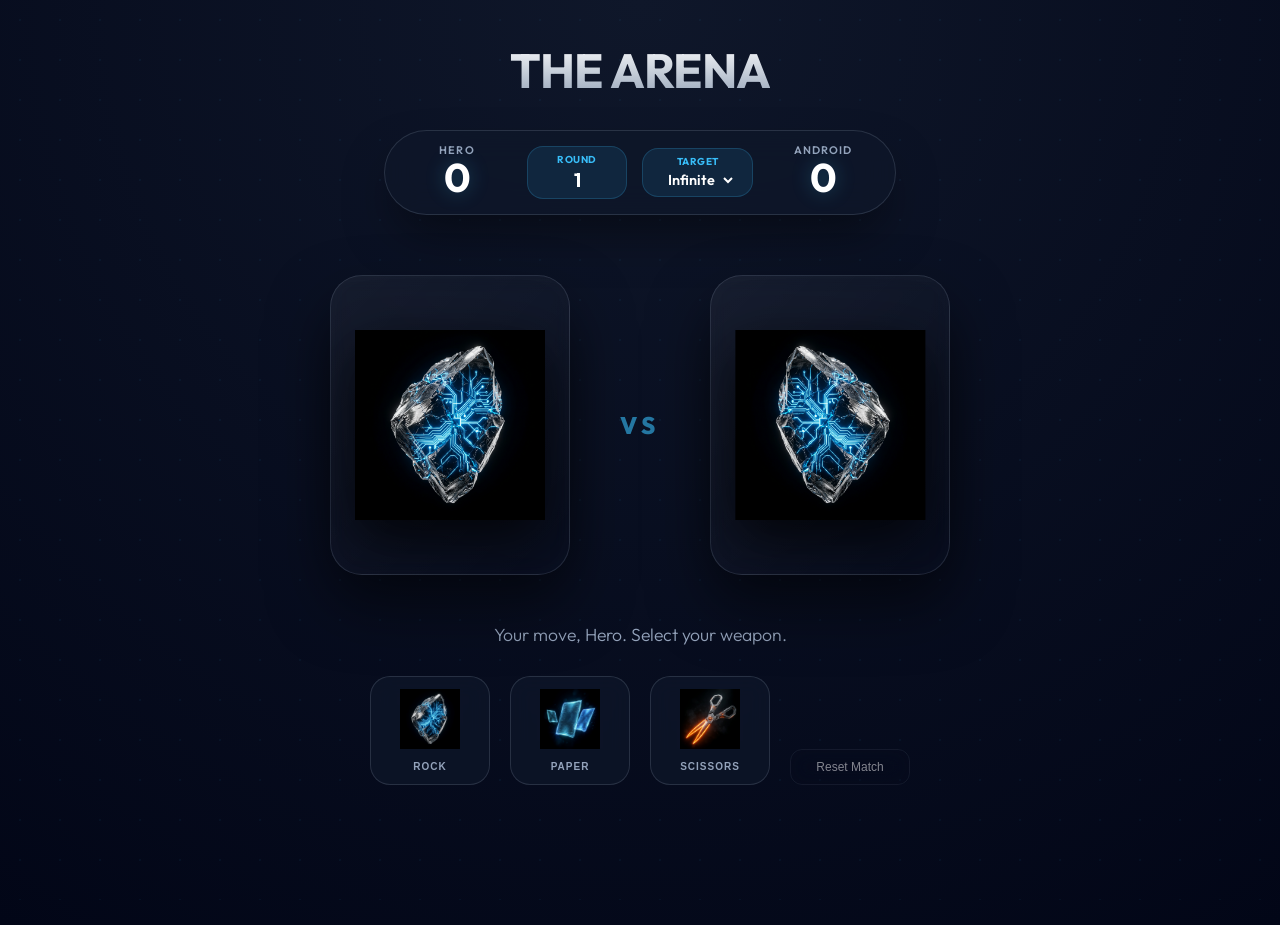
<file: index.html>
<!DOCTYPE html>
<html lang="en">
<head>
    <meta charset="UTF-8">
    <meta name="viewport" content="width=device-width, initial-scale=1.0">
    <title>Rock Paper Scissors Arena | Futuristic 3D Battle</title>
    <meta name="description" content="Experience the ultimate Rock Paper Scissors battle in a futuristic 3D arena. Challenge the computer in this premium, high-visual-impact game.">
    <link rel="stylesheet" href="game.css">
</head>
<body>

<h1>The Arena</h1>

<div class="top-bar">
    <div class="scoreboard">
        <div class="score">
            <span class="score-label" id="player1-label">Hero</span>
            <span class="score-value" id="player1-score">0</span>
        </div>
        
        <div class="match-meta">
            <div class="round-info">
                <span>Round</span>
                <span id="round-number">1</span>
            </div>
            <div class="match-type">
                <span>Target</span>
                <select id="match-limit" onchange="resetGame()">
                    <option value="0">Infinite</option>
                    <option value="3">Best of 3</option>
                    <option value="5">Best of 5</option>
                    <option value="7">Best of 7</option>
                </select>
            </div>
        </div>

        <div class="score">
            <span class="score-label" id="player2-label">Android</span>
            <span class="score-value" id="player2-score">0</span>
        </div>
    </div>
</div>

<main class="arena" id="arena-main">
    <div id="user-wrapper" class="hand-wrapper">
        <img id="user" class="hand" src="images/rock.png" alt="Rock">
    </div>
    <span class="vs">VS</span>
    <div id="computer-wrapper" class="hand-wrapper">
        <img id="computer" class="hand" src="images/rock.png" alt="Rock">
    </div>
</main>

<p id="turn-indicator">Your move, Hero. Select your weapon.</p>

<section class="controls" id="game-controls">
    <button onclick="handleChoice('rock')" title="Select Rock">
        <img src="images/rock.png" alt="Rock">
        <span>Rock</span>
    </button>
    <button onclick="handleChoice('paper')" title="Select Paper">
        <img src="images/paper.png" alt="Paper">
        <span>Paper</span>
    </button>
    <button onclick="handleChoice('scissors')" title="Select Scissors">
        <img src="images/scissors.png" alt="Scissors">
        <span>Scissors</span>
    </button>
    <button class="secondary" onclick="resetGame()">Reset Match</button>
</section>

<p id="result" aria-live="polite"></p>

<div id="game-over-overlay" class="overlay hidden">
    <div class="modal">
        <h2 id="final-status">Match Over</h2>
        <div class="final-scores">
            <div class="final-score">
                <span id="final-hero-label">Hero</span>
                <span id="final-hero-score">0</span>
            </div>
            <div class="final-divider">:</div>
            <div class="final-score">
                <span id="final-android-label">Android</span>
                <span id="final-android-score">0</span>
            </div>
        </div>
        <p id="final-message">Victory is yours!</p>
        <button class="primary-btn" onclick="resetGame()">Enter The Arena Again</button>
    </div>
</div>

<script src="game.js"></script>
</body>
</html>
</file>
<file: game.css>
@import url('https://fonts.googleapis.com/css2?family=Outfit:wght@300;400;600;700&display=swap');

:root {
    --bg-dark: #020617;
    --bg-card: rgba(15, 23, 42, 0.7);
    --border-glass: rgba(148, 163, 184, 0.2);
    --accent-blue: #38bdf8;
    --accent-green: #22c55e;
    --accent-red: #ef4444;
    --accent-yellow: #facc15;
    --text-main: #f8fafc;
    --text-dim: #94a3bb;
    --shadow-premium: 0 25px 50px -12px rgba(0, 0, 0, 0.5);
}

* {
    box-sizing: border-box;
}

body {
    margin: 0;
    min-height: 100vh;
    display: flex;
    flex-direction: column;
    justify-content: flex-start;
    align-items: center;
    background: radial-gradient(circle at 50% 0%, #0f172a 0%, #020617 100%);
    color: var(--text-main);
    text-align: center;
    font-family: 'Outfit', sans-serif;
    overflow-x: hidden;
}

body::before {
    content: "";
    position: fixed;
    top: 0;
    left: 0;
    width: 100%;
    height: 100%;
    background-image: 
        radial-gradient(rgba(56, 189, 248, 0.05) 1px, transparent 1px);
    background-size: 40px 40px;
    z-index: -1;
    pointer-events: none;
}

h1 {
    margin-top: 40px;
    margin-bottom: 20px;
    font-size: 3rem;
    font-weight: 700;
    letter-spacing: -0.02em;
    background: linear-gradient(to bottom, #fff, #94a3b8);
    -webkit-background-clip: text;
    background-clip: text;
    -webkit-text-fill-color: transparent;
    text-transform: uppercase;
}

.top-bar {
    margin-top: 10px;
    padding: 12px 32px;
    backdrop-filter: blur(16px);
    background: var(--bg-card);
    border-radius: 999px;
    border: 1px solid var(--border-glass);
    box-shadow: var(--shadow-premium);
}

.scoreboard {
    display: flex;
    align-items: center;
    gap: 30px;
}

.match-meta {
    display: flex;
    gap: 15px;
    align-items: center;
}

.score {
    display: flex;
    flex-direction: column;
    align-items: center;
    min-width: 80px;
}

.score-label {
    font-size: 11px;
    text-transform: uppercase;
    font-weight: 600;
    letter-spacing: 0.1em;
    color: var(--text-dim);
}

.score-value {
    font-size: 2.5rem;
    font-weight: 700;
    margin-top: -5px;
    color: #fff;
    text-shadow: 0 0 20px rgba(56, 189, 248, 0.3);
}

.round-info, .match-type {
    display: flex;
    flex-direction: column;
    align-items: center;
    padding: 6px 16px;
    border-radius: 16px;
    background: rgba(56, 189, 248, 0.1);
    border: 1px solid rgba(56, 189, 248, 0.2);
    min-width: 100px;
}

.round-info span:first-child, .match-type span:first-child {
    font-size: 10px;
    text-transform: uppercase;
    font-weight: 700;
    letter-spacing: 0.05em;
    color: var(--accent-blue);
    margin-bottom: 2px;
}

.round-info span:last-child {
    font-size: 1.2rem;
    font-weight: 700;
    color: #fff;
}

.match-type select {
    background: transparent;
    border: none;
    color: #fff;
    font-family: inherit;
    font-size: 0.9rem;
    font-weight: 600;
    cursor: pointer;
    outline: none;
    text-align: center;
}

.match-type select option {
    background: var(--bg-dark);
    color: #fff;
}

.arena {
    margin: 60px 0 30px;
    display: flex;
    justify-content: center;
    align-items: center;
    gap: 50px;
    perspective: 1000px;
    transition: filter 0.5s ease;
}

.hand-wrapper {
    width: 240px;
    height: 300px;
    border-radius: 32px;
    background: linear-gradient(135deg, rgba(255,255,255,0.05) 0%, rgba(255,255,255,0) 100%);
    backdrop-filter: blur(8px);
    border: 1px solid var(--border-glass);
    display: flex;
    justify-content: center;
    align-items: center;
    box-shadow: 
        0 30px 60px rgba(0,0,0,0.5),
        inset 0 0 30px rgba(255,255,255,0.02);
    position: relative;
    transition: transform 0.3s ease;
}

.hand-wrapper:hover {
    transform: translateY(-5px);
}

.hand {
    width: 80%;
    height: 80%;
    object-fit: contain;
    filter: drop-shadow(0 20px 30px rgba(0,0,0,0.8));
    transition: filter 0.3s ease;
}

.hand-wrapper.winner {
    border-color: var(--accent-blue);
    box-shadow: 
        0 0 50px rgba(56, 189, 248, 0.2),
        inset 0 0 20px rgba(56, 189, 248, 0.1);
}

#computer {
    transform: scaleX(-1);
}

.vs {
    font-size: 24px;
    font-weight: 800;
    color: var(--accent-blue);
    text-transform: uppercase;
    letter-spacing: 0.2em;
    opacity: 0.6;
}

#turn-indicator {
    margin-bottom: 30px;
    font-weight: 300;
    color: var(--text-dim);
    font-size: 1.1rem;
    transition: opacity 0.3s ease;
}

.controls {
    display: flex;
    gap: 20px;
    margin-bottom: 40px;
    transition: opacity 0.3s ease, transform 0.3s ease;
}

.controls.disabled {
    pointer-events: none;
    opacity: 0.4;
    transform: translateY(10px);
}

.controls button {
    background: var(--bg-card);
    border: 1px solid var(--border-glass);
    padding: 12px 24px;
    border-radius: 20px;
    color: #fff;
    cursor: pointer;
    display: flex;
    flex-direction: column;
    align-items: center;
    gap: 12px;
    transition: all 0.2s cubic-bezier(0.4, 0, 0.2, 1);
    min-width: 120px;
    backdrop-filter: blur(10px);
}

/* Overlay & Modal */
.overlay {
    position: fixed;
    inset: 0;
    background: rgba(2, 6, 23, 0.85);
    backdrop-filter: blur(12px);
    display: flex;
    justify-content: center;
    align-items: center;
    z-index: 100;
    opacity: 0;
    pointer-events: none;
    transition: opacity 0.5s ease, background 0.5s ease;
}

.overlay:not(.hidden) {
    opacity: 1;
    pointer-events: auto;
}

/* Victory Theme */
.overlay.victory {
    background: radial-gradient(circle, rgba(56, 189, 248, 0.2) 0%, rgba(2, 6, 23, 0.95) 100%);
}

.overlay.victory h2 {
    color: var(--accent-blue);
    text-shadow: 0 0 30px rgba(56, 189, 248, 0.6);
    animation: pulseVictory 2s infinite;
    -webkit-text-fill-color: initial;
    background-clip: initial;
    background: none;
}

/* Defeat Theme */
.overlay.defeat {
    background: radial-gradient(circle, rgba(239, 68, 68, 0.15) 0%, rgba(2, 6, 23, 0.95) 100%);
}

.overlay.defeat h2 {
    color: var(--accent-red);
    text-shadow: 0 0 30px rgba(239, 68, 68, 0.6);
    animation: glitchDefeat 0.3s infinite;
    -webkit-text-fill-color: initial;
    background-clip: initial;
    background: none;
}

@keyframes pulseVictory {
    0%, 100% { transform: scale(1); opacity: 1; }
    50% { transform: scale(1.05); opacity: 0.8; }
}

@keyframes glitchDefeat {
    0% { transform: translate(0); }
    20% { transform: translate(-2px, 2px); }
    40% { transform: translate(-2px, -2px); }
    60% { transform: translate(2px, 2px); }
    80% { transform: translate(2px, -2px); }
    100% { transform: translate(0); }
}

.hidden {
    display: none;
}

.modal {
    background: linear-gradient(145deg, #1e293b, #0f172a);
    padding: 60px;
    border-radius: 40px;
    border: 1px solid var(--border-glass);
    box-shadow: 0 50px 100px rgba(0,0,0,0.8);
    max-width: 500px;
    width: 90%;
    transform: scale(0.9);
    transition: transform 0.5s cubic-bezier(0.34, 1.56, 0.64, 1);
}

.overlay:not(.hidden) .modal {
    transform: scale(1);
}

.modal h2 {
    font-size: 3rem;
    margin: 0 0 20px;
    text-transform: uppercase;
    letter-spacing: 0.1em;
    background: linear-gradient(to bottom, #fff, #94a3b8);
    -webkit-background-clip: text;
    background-clip: text;
    -webkit-text-fill-color: transparent;
}

.final-scores {
    display: flex;
    justify-content: center;
    align-items: center;
    gap: 30px;
    margin-bottom: 30px;
}

.final-score {
    display: flex;
    flex-direction: column;
    align-items: center;
}

.final-score span:first-child {
    font-size: 12px;
    text-transform: uppercase;
    color: var(--text-dim);
    margin-bottom: 5px;
}

.final-score span:last-child {
    font-size: 4rem;
    font-weight: 800;
}

.final-divider {
    font-size: 3rem;
    font-weight: 300;
    color: var(--border-glass);
}

#final-message {
    font-size: 1.2rem;
    color: var(--text-dim);
    margin-bottom: 40px;
}

.primary-btn {
    background: var(--accent-blue);
    color: var(--bg-dark);
    border: none;
    padding: 16px 40px;
    border-radius: 999px;
    font-weight: 700;
    text-transform: uppercase;
    letter-spacing: 0.1em;
    cursor: pointer;
    transition: all 0.3s ease;
    box-shadow: 0 10px 30px rgba(56, 189, 248, 0.3);
}

.primary-btn:hover {
    transform: translateY(-5px) scale(1.05);
    box-shadow: 0 15px 40px rgba(56, 189, 248, 0.5);
    filter: brightness(1.1);
}

/* Battle Animations */

/* Smash - Rock wins */
.anim-smash-left {
    animation: smashLeft 0.5s ease-in-out forwards;
}
.anim-smash-right {
    animation: smashRight 0.5s ease-in-out forwards;
}

@keyframes smashLeft {
    0% { transform: translateX(0) rotate(0deg); }
    40% { transform: translateX(110px) rotate(10deg) scale(1.1); }
    60% { transform: translateX(100px) rotate(15deg) scale(1.1); }
    100% { transform: translateX(0) rotate(0deg); }
}

@keyframes smashRight {
    0% { transform: scaleX(-1) translateX(0) rotate(0deg); }
    40% { transform: scaleX(-1) translateX(110px) rotate(10deg) scale(1.1); }
    60% { transform: scaleX(-1) translateX(100px) rotate(15deg) scale(1.1); }
    100% { transform: scaleX(-1) translateX(0) rotate(0deg); }
}

/* Wrap - Paper wins */
.anim-wrap-left {
    animation: wrapLeft 0.6s cubic-bezier(0.175, 0.885, 0.32, 1.275) forwards;
}
.anim-wrap-right {
    animation: wrapRight 0.6s cubic-bezier(0.175, 0.885, 0.32, 1.275) forwards;
}

@keyframes wrapLeft {
    0% { transform: translateX(0) scale(1); }
    50% { transform: translateX(120px) scale(1.2) rotate(5deg); }
    100% { transform: translateX(0) scale(1); }
}

@keyframes wrapRight {
    0% { transform: scaleX(-1) translateX(0) scale(1); }
    50% { transform: scaleX(-1) translateX(120px) scale(1.2) rotate(5deg); }
    100% { transform: scaleX(-1) translateX(0) scale(1); }
}

/* Cut - Scissors wins */
.anim-cut-left {
    animation: cutLeft 0.5s ease-out forwards;
}
.anim-cut-right {
    animation: cutRight 0.5s ease-out forwards;
}

@keyframes cutLeft {
    0% { transform: translateX(0) rotate(0deg); }
    30% { transform: translateX(80px) rotate(-10deg); }
    60% { transform: translateX(100px) rotate(5deg); }
    100% { transform: translateX(0) rotate(0deg); }
}

@keyframes cutRight {
    0% { transform: scaleX(-1) translateX(0) rotate(0deg); }
    30% { transform: scaleX(-1) translateX(80px) rotate(-10deg); }
    60% { transform: scaleX(-1) translateX(100px) rotate(5deg); }
    100% { transform: scaleX(-1) translateX(0) rotate(0deg); }
}

/* Clash - Draw */
.anim-clash-left {
    animation: clashLeft 0.4s ease-in-out forwards;
}
.anim-clash-right {
    animation: clashRight 0.4s ease-in-out forwards;
}

@keyframes clashLeft {
    0% { transform: translateX(0); }
    50% { transform: translateX(60px); }
    100% { transform: translateX(0); }
}

@keyframes clashRight {
    0% { transform: scaleX(-1) translateX(0); }
    50% { transform: scaleX(-1) translateX(60px); }
    100% { transform: scaleX(-1) translateX(0); }
}

/* Reaction animations for the loser */
.anim-react-hit-left {
    animation: reactHitLeft 0.5s ease-out forwards;
}
.anim-react-hit-right {
    animation: reactHitRight 0.5s ease-out forwards;
}

@keyframes reactHitLeft {
    0% { transform: translateX(0); filter: brightness(1); }
    40% { transform: translateX(-40px) rotate(-5deg); filter: brightness(1.5); }
    100% { transform: translateX(0); filter: brightness(1); }
}

@keyframes reactHitRight {
    0% { transform: scaleX(-1) translateX(0); filter: brightness(1); }
    40% { transform: scaleX(-1) translateX(-40px) rotate(-5deg); filter: brightness(1.5); }
    100% { transform: scaleX(-1) translateX(0); filter: brightness(1); }
}

.controls button img {
    width: 60px;
    height: 60px;
    object-fit: contain;
}

.controls button span {
    font-size: 10px;
    text-transform: uppercase;
    letter-spacing: 0.1em;
    font-weight: 600;
    color: var(--text-dim);
}

.controls button:hover {
    transform: translateY(-8px);
    background: rgba(255,255,255,0.05);
    border-color: var(--accent-blue);
    box-shadow: 0 20px 40px rgba(0,0,0,0.4);
}

.controls button:hover span {
    color: var(--accent-blue);
}

.controls .secondary {
    border-style: solid;
    align-self: flex-end;
    background: transparent;
    opacity: 0.5;
    padding: 10px 20px;
    font-size: 12px;
    border-radius: 12px;
}

.controls .secondary:hover {
    opacity: 1;
    transform: scale(1.05);
}

.shake {
    animation: shakeHand 0.6s cubic-bezier(.36,.07,.19,.97) both;
}

@keyframes shakeHand {
    0% { transform: rotate(0deg); }
    15% { transform: rotate(-15deg); }
    30% { transform: rotate(15deg); }
    45% { transform: rotate(-15deg); }
    60% { transform: rotate(15deg); }
    100% { transform: rotate(0deg); }
}

#result {
    font-size: 2rem;
    font-weight: 700;
    margin-top: 20px;
    min-height: 3rem;
    transition: all 0.3s ease;
}

.win { color: var(--accent-green); text-shadow: 0 0 20px rgba(34, 197, 94, 0.4); }
.lose { color: var(--accent-red); text-shadow: 0 0 20px rgba(239, 68, 68, 0.4); }
.draw { color: var(--accent-yellow); text-shadow: 0 0 20px rgba(250, 204, 21, 0.4); }

@media (max-width: 800px) {
    .arena {
        flex-direction: column;
        gap: 30px;
    }
    .hand-wrapper {
        width: 180px;
        height: 240px;
    }
    h1 {
        font-size: 2rem;
    }
}
</file>
